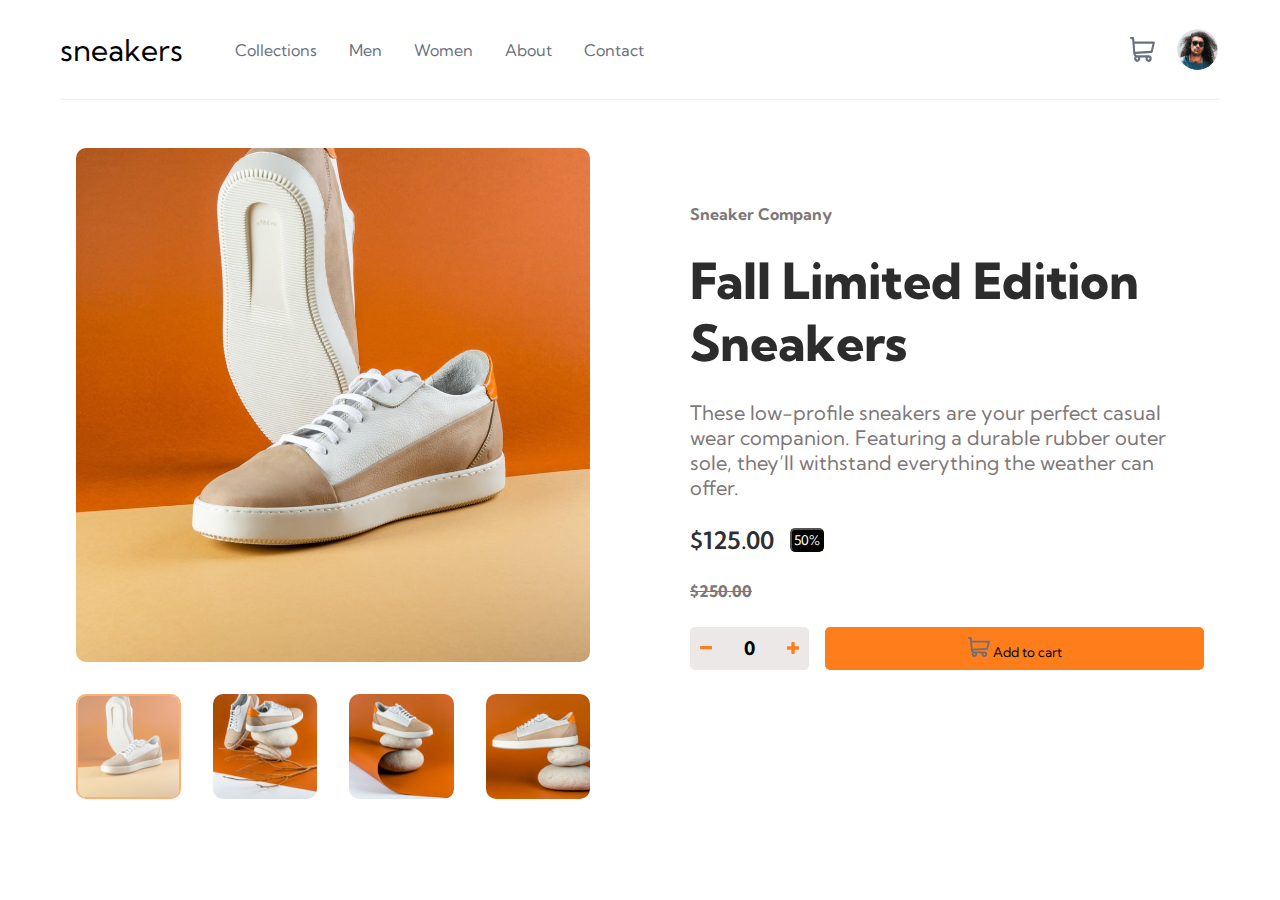
<file: index.html>
<!DOCTYPE html>
<html lang="en">
<head>
  <meta charset="UTF-8">
  <meta name="viewport" content="width=device-width, initial-scale=1.0"> <!-- displays site properly based on user's device -->
  <link rel="preconnect" href="https://fonts.googleapis.com">
  <link rel="preconnect" href="https://fonts.gstatic.com" crossorigin>
  <link href="https://fonts.googleapis.com/css2?family=Italianno&family=Kumbh+Sans:wght@100..900&family=Poppins:ital,wght@0,100;0,200;0,300;0,400;0,500;0,600;0,700;0,800;0,900;1,100;1,200;1,300;1,400;1,500;1,600;1,700;1,800;1,900&display=swap" rel="stylesheet">
  <link rel="icon" type="image/png" sizes="32x32" href="./images/favicon-32x32.png">
  
  <title>Frontend Mentor | E-commerce product page</title>
<link rel="stylesheet" href="style.css">
<link rel="stylesheet" href="cart.css">

 
</head>
<body>
<div class="main">
  

   
<header>

     <nav>

      <button class="hamburger" aria-label="Toggle-menu">

        <span></span>
        <span></span>
        <span></span>
      </button>
      <div class="logo">
        sneakers
      </div>
      

    

      <ul class="nav-links">
        <li><a>Collections</a></li>
        <li><a>Men</a></li>
        <li><a>Women</a></li>
        <li><a>About</a></li>
        <li><a>Contact</a></li>
      </ul>
   
    
    
      <div class="cart">
        <img src="./images/icon-cart.svg" class="icon-cart" alt="cart">
        <img src="./images/image-avatar.png" alt="profile">
      </div>
    

    </nav>
    

  

  </header>
  
  <div class="mobile-nav" id="mobileNav">
    <div class="mobile-nav-content">
      <button class="mobile-nav-close" id="closeNav">×</button>
      <ul class="mobile-nav-links">
        <li><a href="#">Collections</a></li>
        <li><a href="#">Men</a></li>
        <li><a href="#">Women</a></li>
        <li><a href="#">About</a></li>
        <li><a href="#">Contact</a></li>
      </ul>
    </div>
  </div>

  <!-- Overlay -->
  <div class="overlay" id="overlay"></div>

    
    <div class="container">

      <div class="left">
        <div class="product-main" id="mainImageContainer">
          <img src="./images/image-product-1.jpg" id="mainImage" class="main-image" alt="product1">

    <button class="carousel-nav carousel-nav-left" id="mainPrevButton">
    <img src="./images/icon-previous.svg" alt="Previous">
  </button>
  <button class="carousel-nav carousel-nav-right" id="mainNextButton">
    <img src="./images/icon-next.svg" alt="Next">
  </button>
        </div>
       

        <div class="list" id="thumbnailsContainer">
          <img src="./images/image-product-1-thumbnail.jpg" class="thumbnail-active" alt="product1">
          <img src="./images/image-product-2-thumbnail.jpg" class ="thumbnail" alt="product2">
          <img src="./images/image-product-3-thumbnail.jpg"  class = "thumbnail" alt="product3">
          <img src="./images/image-product-4-thumbnail.jpg" class = "thumbnail" alt="product4">
        </div>


      </div>

      <div class="right">
        <h4> Sneaker Company</h4>
        <h1>Fall Limited Edition Sneakers</h1>

        <p>These low-profile sneakers are your perfect casual wear companion. Featuring a 
          durable rubber outer sole, they’ll withstand everything the weather can offer.</p>

          <div class="price">
            <h2>$125.00</h2>
            <button class="price-btn">50%</button>
          </div>
          <h4><strike>$250.00</strike></h4>



          <div class="add-main">
            <div class="quantity">
              <i><img src="./images/icon-minus.svg"></i>
              <h3>0</h3>
              <i><img src="./images/icon-plus.svg"></i>
            </div>



            <div class="add-btn">
                  <button >
                    <i><img src="./images/icon-cart.svg"></i>
                    Add to cart
                  </button>
            </div>
          </div>
      </div>
    </div>
</div>


<dialog>




  <div class="carousel">

    <button class="close-button" id="closeModal">X</button>

    <div class="wrap">
      
      <button class="carousel-nav carousel-nav-left" id="modalPrevButton"><img src="./images/icon-previous.svg"></button>
      <button class="carousel-nav carousel-nav-right" id="modalNextButton"><img src="./images/icon-next.svg"></button>
       
      <div class="modal-slide">
            <img src="./images/image-product-1.jpg" class="" id="modalImage" alt="product1"> 
    </div>

  </div>
      
  <div class="modal-thumbnails" id="modalThumbnailsContainer">
    
  </div>
  
</div>


</dialog>
</div>



  <script src="./index.js"></script>
  <script src="./cart.js"></script>
  <script src="./data.js"></script>




</body>


</html>
</file>
<file: style.css>
:root {
  --orange: hsl(26, 100%, 55%);
  --pale-orange: hsl(25, 100%, 94%);
  --very-dark-blue: hsl(220, 13%, 13%);
  --dark-grayish-blue: hsl(219, 9%, 45%);
  --grayish-blue: hsl(220, 14%, 75%);
  --light-grayish-blue: hsl(223, 64%, 98%);
  --white: hsl(0, 0%, 100%);
  --black: hsl(0, 0%, 0%, 0.75);
}

@import url("https://fonts.googleapis.com/css2?family=Kumbh+Sans:wght@100..900&display=swap");

* {
  box-sizing: border-box;
  margin: 0;
  padding: 0;
  font-family: "Kumbh Sans", sans-serif;
}

.main {
  margin: 0 auto;
  max-width: 1200px;
  padding: 0 20px;
}
header {
  height: 100px;
  border-bottom: 1px solid var(--pale-orange);
}
.logo {
  font-size: 30px;
  margin-right: 20px;
}


.nav{
    display: flex;
    justify-content: space-between;
}
nav {
  display: flex;
  justify-content: space-between;
  align-items: center;
  height: 100%;
  width: 100%;
  gap: 2rem;
}


.nav-links {
  display: flex;
  justify-content: center;
  color: var(--dark-grayish-blue);
  gap: 2rem;
  height: 100%;

}

.nav-links li {
  text-decoration: none;
  list-style: none;
  height: 100%;
  display: grid;
  place-content: center;
}
li:hover {
  border-bottom: 2px solid var(--orange);
}

 .cart {
  display: flex;
  align-items: center;
  gap: 2rem;
  margin-left: auto;
 
} 
  

.cart img {
  height: 3rem;
  width: 3rem;
  cursor: pointer;
}
.cart img:last-child:hover{
  border: 2px solid var(--orange);
  border-radius: 50%;
}
nav .icon-cart {
  width: 2rem;
  height: 2rem;
 
}

.container {
  display: flex;
  gap: 100px;
  padding: 3rem 1rem;
}

.left {
  width: 50%;
  display: flex;
  flex-direction: column;
  align-items: center;
  gap: 2rem;
}

.product-main img {
  max-width: 100%;
  height: auto;
  object-fit: cover;
  display: block;
  border-radius: 10px;
  cursor: pointer;
  transition: transform 0.4s ease;

}
.product-main img:hover{
  transform: scale(1.02);

}
.list {
  display: grid;
  grid-template-columns: repeat(4, 1fr);
  max-width: 100%;
  gap: 2rem;
 transition: all 0.5s linear;
}
.modal-thumbnails{
  display: grid;
  grid-template-columns: repeat(4, 1fr);
  max-width: 100%;
  gap: 2rem;
  transition: all 0.3s linear;
 
}
.modal-thumbnails img{
  width: 100%;
  height: auto;
  object-fit: cover;
  border-radius: 10px;
}

.list img {
  width: 100%;
  height: auto;
  object-fit: cover;
  border-radius: 10px;
  transition: all 0.5s linear;

}
.thumbnail.active{
  border-color: white;
  box-shadow: 0 0 0 2px rgba(74,144,226,0.3);

}
.list img:hover{
  transform: translateY(-2px);
}

.right {
  width: 50%;
  margin-top: 5%;
}
.right h4 {
  color: #7e7777;
  margin-bottom: 5%;
}
.right h1 {
  margin-bottom: 5%;
  font-size: 50px;
  font-weight: 800;
  color: rgba(0, 0, 0, 0.829);
}
.right p {
  color: #7e7777;
  line-height: 25px;
  margin-bottom: 5%;
  font-size: 20px;
}
.price {
  display: flex;
  align-items: center;
  gap: 1rem;
  margin-bottom: 5%;
}
.price h2 {
  color: black;
  font-weight: 600;
  color: rgba(0, 0, 0, 0.829);
}
.price button {
  padding: 2px;
  background-color: black;
  color: white;
  border-radius: 5px;
}
.quantity {
  display: flex;
  gap: 2rem;
  justify-content: center;
  align-items: center;
  text-align: center;
  background: rgb(236, 232, 232);
  padding: 10px;
  border-radius: 5px;
  width: 30%;
}
.add-main {
  display: flex;
  gap: 1rem;
  width: 100%;
  margin-top: 5%;
}
.add-btn {
  width: 100%;
  color: black;
  gap: 1rem;
  
}
.add-main button {
  background: hsl(26, 100%, 55%);
  transition:opacity 0.2s ;
  padding: 10px;
  border: none;
  color: black;
  border-radius: 5px;
  width: 100%;
  gap: 1rem;
}
.add-main button:hover {
opacity: 0.5;
}

@media (max-width: 768px) {
  .container {
    flex-direction: column;
    gap: 2rem;
  }

  .left {
    width: 100%;
  }
  .list {
    grid-template-columns: repeat(2, 1fr);
    gap: 1rem;
  }
  .right {
    width: 100%;
    padding: 1rem 0;
    justify-content: center;
  }
  .right h1 {
    font-size: 20px;
    font-weight: 300px;
  }
}

@media (max-width: 480px) {
  .product-main {
    width: 100%;
    height: auto;
  }
  .list {
    grid-template-columns: repeat(1fr);
    gap: 0.5rem;
  }
  .list img {
    border-radius: 3px;
  }
  .right {
    padding: 0.5rem;
  }
  .add-main {
    flex-direction: column;
  }
  .add-btn button{
   width:100%;
  }
  .add-main button {
    width: 100%;
  }
  .quantity {
    width: 100%;
  }
}
/*  
.hamburger {
  display: none;
  flex-direction: column;
  gap: 0.3rem;
  background: none;
  border: none;
  cursor: pointer;
  position: relative;
}
.hamburger span {
  display: block;
  width: 25px;
  height: 3px;
  background-color: black;
  border-radius: 5px;
  transition: all 0.3s ease;
}   */

   


.hamburger {
      display: none;
      flex-direction: column;
      gap: 0.3rem;
      background: none;
      border: none;
      cursor: pointer;
      position: relative;
      z-index: 1001;
    }

    .hamburger span {
      display: block;
      width: 25px;
      height: 3px;
      background-color: #333;
      border-radius: 5px;
      transition: all 0.3s ease;
    }

    /* Hamburger Animation */
    .hamburger.active span:nth-child(1) {
      transform: rotate(45deg) translate(5px, 5px);
    }

    .hamburger.active span:nth-child(2) {
      opacity: 0;
    }

    .hamburger.active span:nth-child(3) {
      transform: rotate(-45deg) translate(7px, -6px);
    }

    /* Mobile Navigation - Side Panel */

    .mobile-nav {
      position: fixed;
      top: 0;
      left: -100%;
      width: 50%;
      height: 100vh;
      background: white;
      z-index: 1000;
      transition: left 0.3s ease;
      padding: 2rem;
      box-shadow: 2px 0 10px rgba(0, 0, 0, 0.1);
    }

    .mobile-nav.active {
      left: 0;
    }

    .mobile-nav-content {
      margin-top: 3rem;
    }

    .mobile-nav-close {
      position: absolute;
      top: 1rem;
      right: 1rem;
      background: none;
      border: none;
      font-size: 2rem;
      cursor: pointer;
      color: #333;
      z-index: 1001;
    }

    .mobile-nav-links {
      list-style: none;
      display: flex;
      flex-direction: column;
      gap: 1.5rem;
    }

    .mobile-nav-links a {
      color: #333;
      text-decoration: none;
      font-weight: 600;
      font-size: 1.1rem;
      cursor: pointer;
      transition: color 0.3s ease;
    }

    .mobile-nav-links a:hover {
      color: #ff7d1a;
    }

    /* Overlay */
    .overlay {
      position: fixed;
      top: 0;
      left: 0;
      width: 100%;
      height: 100%;
      background: rgba(0, 0, 0, 0.5);
      z-index: 999;
      opacity: 0;
      visibility: hidden;
      transition: all 0.3s ease;
    }

    .overlay.active {
      opacity: 1;
      visibility: visible;
    }



/* end of mobile */


.nav-links.active {
  display: flex;
} 

@media (max-width: 768px) {
  .nav-links {
    display: none;
    flex-direction: column;
    gap: 1rem;
    position: absolute;
    top: 100%;
    right: 0;
    background-color: white;
    padding: 1rem;
    box-shadow: 0 4px 6px rgba(0, 0, 0, 0.1);
    z-index: 5;
  }
   .hamburger {
    display: flex;
  }
  .nav-links {
    display: none;
  }
}

dialog {
  position: fixed;
  top: 0;
  left: 0;
  width: 100vw;
  height: 100vh;
  min-width: 100%;

  min-height: 100%;
  border: none;
  text-align: center;
  align-items: center;
  justify-content: center; 
  background: rgba(0, 0, 0, 0.5);
  backdrop-filter: blur(1px);
  align-content: center;
  z-index: 1000;
 
} 

 dialog[open] {
      display: flex;
    }


   .close-button{
      position: absolute;
      top: -50px;
      right: 0;
       background: transparent; 
      color: white;
      border: none;
      font-size: 24px;
      cursor: pointer;
      z-index: 40;
          
}

.wrap{
    position: relative;
    min-width: 100%;
     
}
.carousel{
   position: relative;
      width: 90%;
      max-width: 500px;
      display: flex;
      flex-direction: column;
      gap: 2rem;
}
dialog button{
  border: none;
  margin: 10px;
  padding: 5px;
  color: var(--orange);

}



.product-main{
  position: relative;
  display: flex;
  justify-content: center;
  align-items: center;

} 



  .slider-container{
    width: 100%;
    height: 100%;
    overflow: hidden;
    cursor: pointer;
    position: relative;


  }

  

  .slider{
    display: flex;
    transition: transform 0.8s ease;
    height: 100%;
    width: 100%;

  }
  

  .slide {
    min-width: 100%;
    height: 100%;
    display: flex;
    justify-content: center;
    align-items: center;
    
  }
  

  .slide img {
    max-width: 100%;
    max-height: 100%;
    object-fit: contain;
  }

  
  
  .list img {
    cursor: pointer;
    transition: opacity 0.3s ease, border 0.3s ease;
  }
  
  .list img.active {
    opacity: 0.6;
    border: 2px solid #ff7d1a;
  }
  
     #modalSlider {
    display: flex;
    transition: transform 0.8s ease;
    width: 100%;
    height: 100%;
     position: relative; 
    
  } 
    
  
    .modal-slide {
      width: 100%;
      display: flex;
      justify-content: center;
      align-items: center;
      min-width: 100%; 
      height: 100%;
      overflow: hidden;
    }
    
   .modal-slide img {
      max-width: 100%;
      height: auto;
      object-fit: contain;
      border-radius: 10px;
    }

  
  .modal-thumbnail{
    transition: opacity 0.3s ease, border 0.3s ease;
    cursor: pointer;
  }
  
  .modal-thumbnail.active {
    opacity: 0.6;
    border: 2px solid #ff7d1a;
  }
  

   .carousel-nav {
      position: absolute;
      top: 50%;
      transform: translateY(-50%);
      width: 44px;
      height: 44px;
      border-radius: 50%;
      background-color: white;
      border: none;
      cursor: pointer;
      font-size: 18px;
      color: #333;
      box-shadow: 0 2px 5px rgba(0, 0, 0, 0.2);
      z-index: 30;
      display: flex;
      justify-content: center;
      align-items: center;
      transition: opacity 0.3s ease;
      padding: 0 !important;
      margin: 0 !important;
    }
   
  #modalPrevButton {
   left: 0;
   transform: translateX(-50%);
  }
  
  #modalNextButton {
   
    right: 0;
    transform: translateX(50%);
  }
  

   #modalPrevButton.hidden, #modalNextButton.hidden {
    opacity: 0;
    pointer-events: none;
  }   

 
    @media (max-width: 768px) {
      .container {
        flex-direction: column;
        gap: 2rem;
      }

      .left, .right {
        width: 100%;
      }

      .list {
        /* grid-template-columns: repeat(2, 1fr);
        gap: 1rem; */
        display:none;

      }

      .right h1 {
        font-size: 28px;
      }

      .carousel {
        width: 95%;
      }

      /* Adjust button positioning for mobile */
      #modalPrevButton {
        left: -15px;
      }

      #modalNextButton {
        right: -15px;
      }
    }

    @media (max-width: 480px) {
      .add-main {
        flex-direction: column;
      }

      .add-main button {
        width: 100%;
      }

      .quantity {
        width: 100%;
      }

      .carousel {
        width: 98%;
      }

    
  
    }





/* Show modal navigation buttons on main page for mobile */
@media (max-width: 768px) {
  .product-main {
    position: relative;
  }
  
  /* Copy the modal navigation button styles to main page */
  .product-main .carousel-nav {
    position: absolute;
    top: 50%;
    transform: translateY(-50%);
    width: 44px;
    height: 44px;
    border-radius: 50%;
    background-color: white;
    border: none;
    cursor: pointer;
    font-size: 18px;
    color: #333;
    box-shadow: 0 2px 5px rgba(0, 0, 0, 0.2);
    z-index: 30;
    display: flex;
    justify-content: center;
    align-items: center;
    transition: opacity 0.3s ease;
    padding: 0 !important;
    margin: 0 !important;
  }
  
  .product-main .carousel-nav-left {
    left: 15px;
  }
  
  .product-main .carousel-nav-right {
    right: 15px;
  }
}

@media (max-width: 480px) {
  .product-main .carousel-nav {
    width: 40px;
    height: 40px;
  }
  
  .product-main .carousel-nav-left {
    left: 10px;
  }
  
  .product-main .carousel-nav-right {
    right: 10px;
  }
}

/* Hide these buttons on desktop */
@media (min-width: 769px) {
  .product-main .carousel-nav {
    display: none !important;
  }
}
</file>
<file: cart.css>
.cart {
    position: relative;
    display: flex;
    align-items: center;
    gap: 20px;
    cursor: pointer;
  }
  
  .cart img {
    width: 25px;
    height: 25px;
  }
  
  .cart img[alt="profile"] {
    width: 45px;
    height: 45px;
    border-radius: 50%;
    border: 2px solid transparent;
    transition: border-color 0.3s;
  }
  
  .cart img[alt="profile"]:hover {
    border-color: hsl(26, 100%, 55%);
  }
  
 
  .cart-badge {
    position: absolute;
    top: -5px;
    right: 55px;
    background-color: hsl(26, 100%, 55%);
    color: white;
    font-size: 10px;
    padding: 0 6px;
    border-radius: 10px;
    font-weight: 700;
  }
  

  .cart-dropdown {
    position: absolute;
    top: 60px;
    right: 0;
    width: 360px;
    background-color: white;
    border-radius: 10px;
    box-shadow: 0 10px 20px rgba(0, 0, 0, 0.1);
    z-index: 100;
    opacity: 0;
    visibility: hidden;
    transform: translateY(-10px);
    transition: all 0.3s ease;
  }
  
  .cart-dropdown.open {
    opacity: 1;
    visibility: visible;
    transform: translateY(0);
  }
  
  .cart-header {
    padding: 20px;
    border-bottom: 1px solid hsla(220, 14%, 75%, 0.3);
  }
  
  .cart-header h3 {
    margin: 0;
    font-weight: 700;
    color: hsl(220, 13%, 13%);
  }
  
  .cart-content {
    padding: 20px;
    min-height: 120px;
    display: flex;
    flex-direction: column;
  }
  
  .empty-cart {
    display: flex;
    align-items: center;
    justify-content: center;
    height: 100%;
    margin: 30px 0;
    color: hsl(219, 9%, 45%);
    font-weight: 700;
  }
  
 
  .cart-item {
    display: flex;
    align-items: center;
    margin-bottom: 20px;
  }
  
  .cart-item-image {
    width: 50px;
    height: 50px;
    border-radius: 5px;
    margin-right: 15px;
  }
  
  .cart-item-details {
    flex: 1;
  }
  
  .cart-item-name {
    margin: 0 0 5px 0;
    color: hsl(219, 9%, 45%);
    white-space: nowrap;
    overflow: hidden;
    text-overflow: ellipsis;
    max-width: 200px;
  }
  
  .cart-item-price {
    margin: 0;
    color: hsl(219, 9%, 45%);
  }
  
  .cart-item-total {
    font-weight: 700;
    color: hsl(220, 13%, 13%);
  }
  
  .remove-item {
    background: none;
    border: none;
    cursor: pointer;
    padding: 5px;
  }
  
  .remove-item img {
    width: 16px !important;
    height: 16px !important;
  }
  
  .cart-footer {
    margin-top: 10px;
  }
  
  .checkout-btn {
    width: 100%;
    padding: 15px;
    background-color: hsl(26, 100%, 55%);
    color: white;
    border: none;
    border-radius: 10px;
    font-weight: 700;
    cursor: pointer;
    transition: opacity 0.3s;
  }
  
  .checkout-btn:hover {
    opacity: 0.7;
  }
  

  .notification {
    position: fixed;
    top: 20px;
    right: 20px;
    background-color: hsl(26, 100%, 55%);
    color: white;
    padding: 10px 20px;
    border-radius: 5px;
    opacity: 0;
    transform: translateY(-20px);
    transition: all 0.3s;
    z-index: 1000;
    font-weight: 600;
  }
  
  .notification.show {
    opacity: 1;
    transform: translateY(0);
  }

  .quantity {
    cursor: pointer;
  }
  
  .quantity i {
    display: flex;
    align-items: center;
    justify-content: center;
    transition: opacity 0.3s;
  }
  
  .quantity i:hover {
    opacity: 0.7;
  }
</file>
